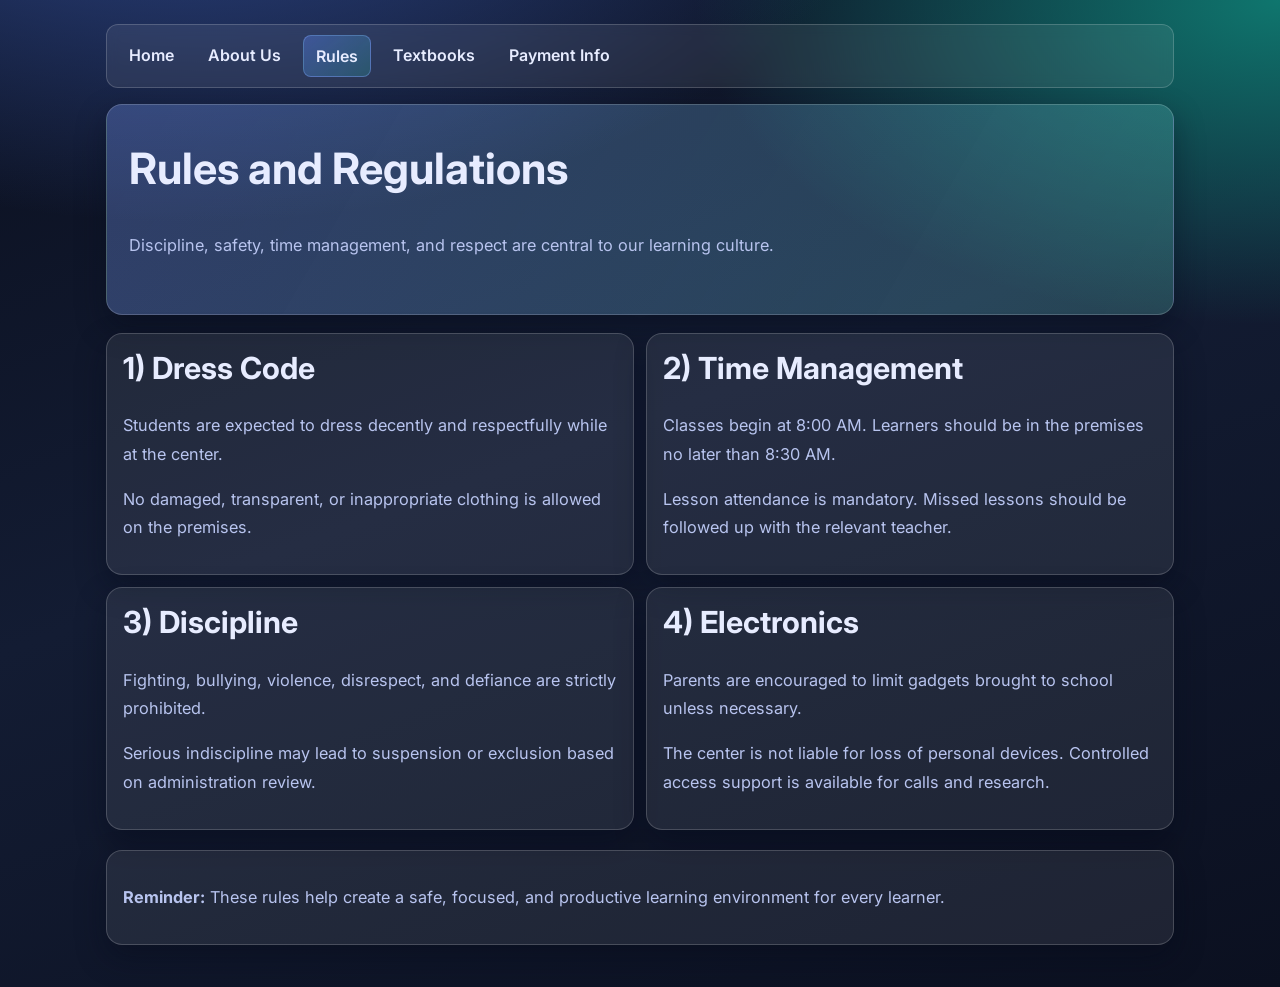
<file: Rules.html>
<!DOCTYPE html>
<html lang="en">
<head>
  <title>Rules | Pinnacle Educational Consultants</title>
  <meta charset="UTF-8">
  <meta name="viewport" content="width=device-width, initial-scale=1.0">
  <meta name="description" content="Rules and regulations for Pinnacle Educational Consultants.">
  <meta name="keywords" content="pinnacle, rules, regulations, education">
  <meta name="author" content="ADRIAN ASASIRA">
  <link rel="icon" type="image/png" href="logo.png">
  <link rel="preconnect" href="https://fonts.googleapis.com">
  <link rel="preconnect" href="https://fonts.gstatic.com" crossorigin>
  <link href="https://fonts.googleapis.com/css2?family=Inter:wght@400;600;700;800&display=swap" rel="stylesheet">
  <link rel="stylesheet" href="styles.css">
</head>
<body>
  <main class="site-shell">
    <nav class="top-nav">
      <a href="index.html">Home</a>
      <a href="About us.html">About Us</a>
      <a href="Rules.html">Rules</a>
      <a href="Textbooks.html">Textbooks</a>
      <a href="Payments.html">Payment Info</a>
    </nav>

    <section class="hero-card">
      <h1>Rules and Regulations</h1>
      <p class="muted">Discipline, safety, time management, and respect are central to our learning culture.</p>
    </section>

    <section class="grid-2">
      <article class="panel">
        <h2>1) Dress Code</h2>
        <p>Students are expected to dress decently and respectfully while at the center.</p>
        <p>No damaged, transparent, or inappropriate clothing is allowed on the premises.</p>
      </article>

      <article class="panel">
        <h2>2) Time Management</h2>
        <p>Classes begin at 8:00 AM. Learners should be in the premises no later than 8:30 AM.</p>
        <p>Lesson attendance is mandatory. Missed lessons should be followed up with the relevant teacher.</p>
      </article>
    </section>

    <section class="grid-2" style="margin-top: 12px;">
      <article class="panel">
        <h2>3) Discipline</h2>
        <p>Fighting, bullying, violence, disrespect, and defiance are strictly prohibited.</p>
        <p>Serious indiscipline may lead to suspension or exclusion based on administration review.</p>
      </article>

      <article class="panel">
        <h2>4) Electronics</h2>
        <p>Parents are encouraged to limit gadgets brought to school unless necessary.</p>
        <p>The center is not liable for loss of personal devices. Controlled access support is available for calls and research.</p>
      </article>
    </section>

    <section class="contact-panel">
      <p><strong>Reminder:</strong> These rules help create a safe, focused, and productive learning environment for every learner.</p>
    </section>
  </main>
  <script src="home.js"></script>
</body>
</html>
</file>
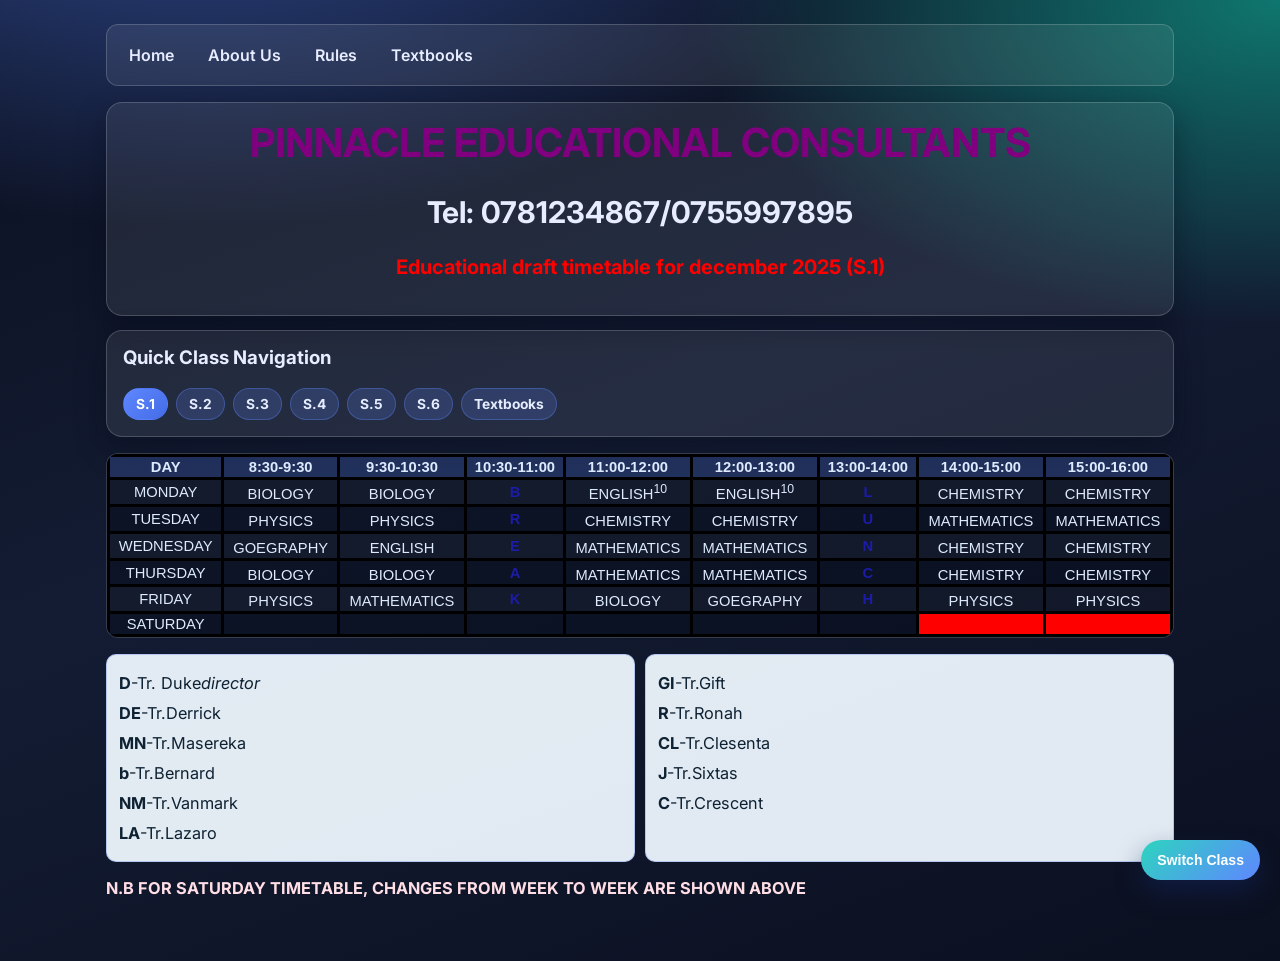
<file: S.1.html>
<!DOCTYPE html>
<html lang="en">
    <head>
        <title>S.1 timetable</title>
        <meta charset="UTF-8">
        <meta name="viewport" content="width=device-width, initial-scale=1.0">
        <meta name="description" content="Senior 1 timetable for Pinnacle Educational Consultants.">
        <meta name="keywords" content="pinnacle, S1 timetable, education">
        <meta name="author" content="ADRIAN ASASIRA">
        <link rel="icon" type="image/png" href="logo.png">
        <link rel="preconnect" href="https://fonts.googleapis.com">
        <link rel="preconnect" href="https://fonts.gstatic.com" crossorigin>
        <link href="https://fonts.googleapis.com/css2?family=Inter:wght@400;600;700;800&display=swap" rel="stylesheet">
        <link rel="stylesheet" href="styles.css">
    </head>
    <style>
        .grid-container {
            grid-template-columns: 2fr 2fr;
            display: grid;
            gap: 20px;
        }
        table {
            font-family: Verdana, Geneva, Tahoma, sans-serif;
            border-collapse: collapse;
            width: 100%;
            height: 100px;
        }
        td, th {
            border: 3px solid black;
            text-align: center;
            padding: 2px;
        }
    </style>
    <body>
        <main class="site-shell">
        <nav class="top-nav">
            <a href="index.html">Home</a>
            <a href="About us.html">About Us</a>
            <a href="Rules.html">Rules</a>
            <a href="Textbooks.html">Textbooks</a>
        </nav>
        <div class="panel">
            <h1 style="text-align: center; color: purple; font-size: 40px;">PINNACLE EDUCATIONAL CONSULTANTS</h1>
            <h2 style="text-align: center; font-size: 30px;"><b>Tel: 0781234867/0755997895</b></h2>
            <h3 style="color: red; text-align: center; font-size: 20px;">Educational draft timetable for december 2025 (S.1)</h3>
        </div>
        <section class="panel quick-actions">
            <h3>Quick Class Navigation</h3>
            <div class="class-links">
                <a class="class-chip active" href="S.1.html">S.1</a>
                <a class="class-chip" href="S.2.html">S.2</a>
                <a class="class-chip" href="S.3.html">S.3</a>
                <a class="class-chip" href="S.4.html">S.4</a>
                <a class="class-chip" href="S.5.html">S.5</a>
                <a class="class-chip" href="S.6.html">S.6</a>
                <a class="class-chip" href="Textbooks.html">Textbooks</a>
            </div>
        </section>
        <div class="table-wrap">
        <table>
            <tr>
                <th>DAY</th>
                <th>8:30-9:30</th>
                <th>9:30-10:30</th>
                <th>10:30-11:00</th>
                <th>11:00-12:00</th>
                <th>12:00-13:00</th>
                <th>13:00-14:00</th>
                <th>14:00-15:00</th>
                <th>15:00-16:00</th>
            </tr>
            <tr>
                <td>MONDAY</td>
                <td>BIOLOGY<sup></sup></td>
                <td>BIOLOGY<sup></sup></td>
                <td style="color: rgb(28, 28, 167);"><b>B</b></td>
                <td>ENGLISH<sup>10</sup></td>
                <td>ENGLISH<sup>10</sup></td>
                <td style="color: rgb(28, 28, 167);"><b>L</b></td>
                <td>CHEMISTRY<sup></sup></td>
                <td>CHEMISTRY<sup></sup></td>
            </tr>
            <tr>
                <td>TUESDAY</td>
                <td>PHYSICS<sup></sup></td>
                <td>PHYSICS<sup></sup></td>
                <td style="color: rgb(28, 28, 167);"><b>R</b></td>
                <td>CHEMISTRY<sup></sup></td>
                <td>CHEMISTRY<sup></sup></td>
                <td style="color: rgb(28, 28, 167);"><b>U</b></td>
                <td>MATHEMATICS<sup></sup></td>
                <td>MATHEMATICS<sup></sup></td>
            </tr>
            <tr>
                <td>WEDNESDAY</td>
                <td>GOEGRAPHY<sup></sup></td>
                <td>ENGLISH<sup></sup></td>
                <td style="color: rgb(28, 28, 167);"><b>E</b></td>
                <td>MATHEMATICS<sup></sup></td>
                <td>MATHEMATICS<sup></sup></td>
                <td style="color: rgb(28, 28, 167);"><b>N</b></td>
                <td>CHEMISTRY<sup></sup></td>
                <td>CHEMISTRY<sup></sup></td>
            </tr>
            <tr>
                <td>THURSDAY</td>
                <td>BIOLOGY<sup></sup></td>
                <td>BIOLOGY<sup></sup></td>
                <td style="color: rgb(28, 28, 167);"><b>A</b></td>
                <td>MATHEMATICS<sup></sup></td>
                <td>MATHEMATICS<sup></sup></td>
                <td style="color: rgb(28, 28, 167);"><b>C</b></td>
                <td>CHEMISTRY<sup></sup></td>
                <td>CHEMISTRY<sup></sup></td>
            </tr>
            <tr>
                <td>FRIDAY</td>
                <td>PHYSICS<sup></sup></td>
                <td>MATHEMATICS<sup></sup></td>
                <td style="color: rgb(28, 28, 167);"><b>K</b></td>
                <td>BIOLOGY<sup></sup></td>
                <td>GOEGRAPHY<sup></sup></td>
                <td style="color: rgb(28, 28, 167);"><b>H</b></td>
                <td>PHYSICS<sup></sup></td>
                <td>PHYSICS<sup></sup></td>
            </tr>
            <tr>
                <td>SATURDAY</td>
                <td></td>
                <td></td>
                <td></td>
                <td></td>
                <td></td>
                <td></td>
                <td style="background-color: red;"></td>
                <td style="background-color: red;"></td>
            </tr>
        </table>
        </div>
        <div class="legend-grid">
            <div class="legend-card">
                <p><b>D</b>-Tr. Duke<em>director</em></p>
                <p><b>DE</b>-Tr.Derrick</p>
                <p><b>MN</b>-Tr.Masereka</p>
                <p><b>b</b>-Tr.Bernard</p>
                <p><b>NM</b>-Tr.Vanmark</p>
                <p><b>LA</b>-Tr.Lazaro</p>
            </div>
            <div class="legend-card">
                <p><b>GI</b>-Tr.Gift</p>
                <p><b>R</b>-Tr.Ronah</p>
                <p><b>CL</b>-Tr.Clesenta</p>
                <p><b>J</b>-Tr.Sixtas</p>
                <p><b>C</b>-Tr.Crescent</p>
            </div>
        </div>
        <p class="notice"><b>N.B</b> FOR SATURDAY TIMETABLE, CHANGES FROM WEEK TO WEEK ARE SHOWN ABOVE</p>
        <div class="floating-switcher" id="floatingSwitcher">
            <button class="fab-btn" id="fabButton" type="button">Switch Class</button>
            <div class="floating-menu">
                <a href="S.1.html">Open S.1</a>
                <a href="S.2.html">Open S.2</a>
                <a href="S.3.html">Open S.3</a>
                <a href="S.4.html">Open S.4</a>
                <a href="S.5.html">Open S.5</a>
                <a href="S.6.html">Open S.6</a>
                <a href="Textbooks.html">Textbooks</a>
            </div>
        </div>
        </main>
        <script>
            const switcher = document.getElementById("floatingSwitcher");
            const fabButton = document.getElementById("fabButton");
            fabButton.addEventListener("click", function () {
                switcher.classList.toggle("open");
            });
            document.addEventListener("click", function (event) {
                if (!switcher.contains(event.target)) {
                    switcher.classList.remove("open");
                }
            });
        </script>
        <script src="home.js"></script>
    </body>
</html>
</file>
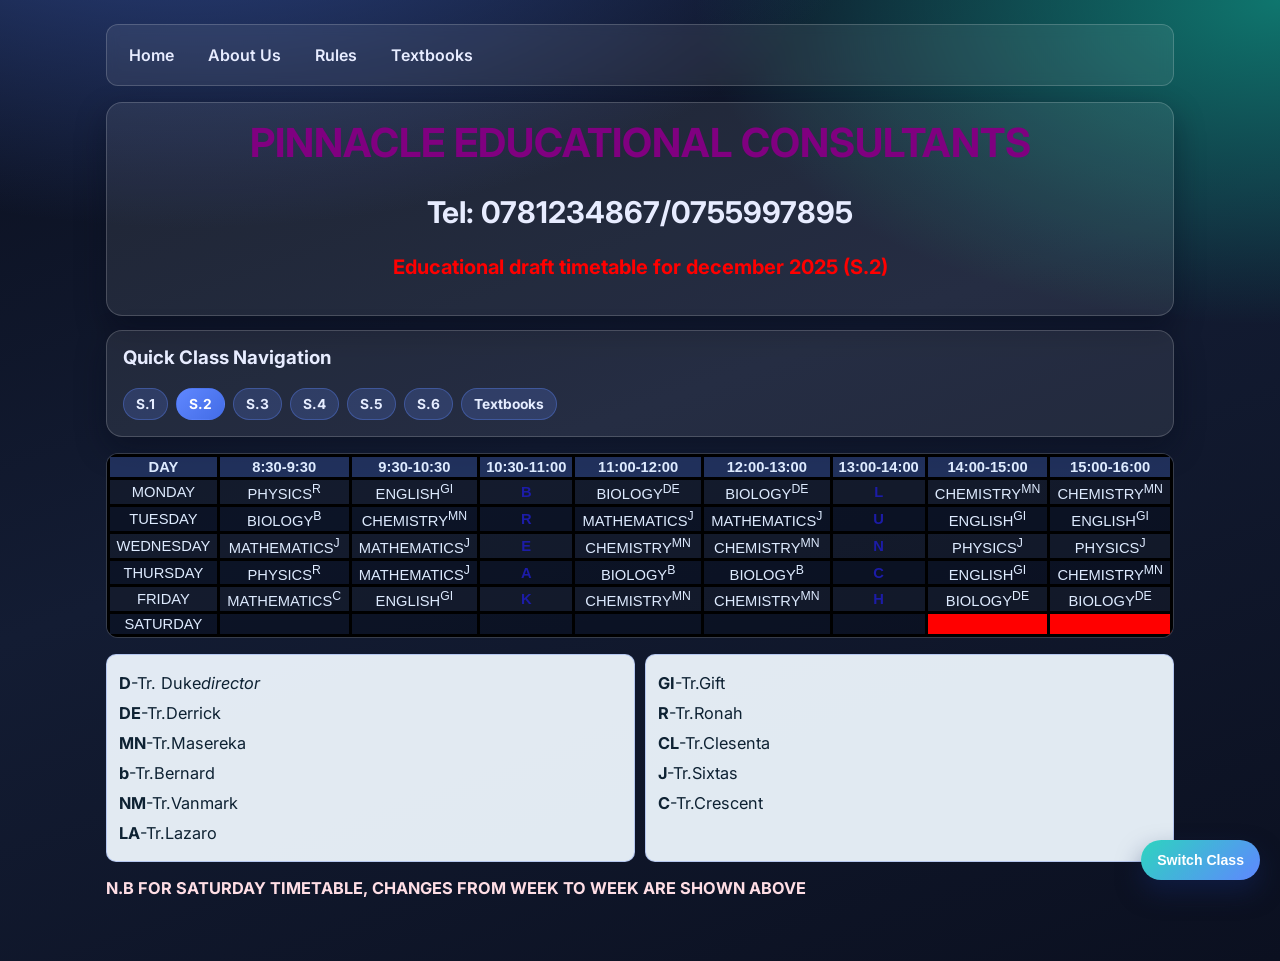
<file: S.2.html>
<!DOCTYPE html>
<html lang="en">
    <head>
        <title>S.2 timetable</title>
        <meta charset="UTF-8">
        <meta name="viewport" content="width=device-width, initial-scale=1.0">
        <meta name="description" content="Senior 2 timetable for Pinnacle Educational Consultants.">
        <meta name="keywords" content="pinnacle, S2 timetable, education">
        <meta name="author" content="ADRIAN ASASIRA">
        <link rel="icon" type="image/png" href="logo.png">
        <link rel="preconnect" href="https://fonts.googleapis.com">
        <link rel="preconnect" href="https://fonts.gstatic.com" crossorigin>
        <link href="https://fonts.googleapis.com/css2?family=Inter:wght@400;600;700;800&display=swap" rel="stylesheet">
        <link rel="stylesheet" href="styles.css">
    </head>
    <style>
        .grid-container {
            grid-template-columns: 2fr 2fr;
            display: grid;
            gap: 20px;
        }
        table {
            font-family: Verdana, Geneva, Tahoma, sans-serif;
            border-collapse: collapse;
            width: 100%;
            height: 100px;
        }
        td, th {
            border: 3px solid black;
            text-align: center;
            padding: 2px;
        }
    </style>
    <body>
        <main class="site-shell">
        <nav class="top-nav">
            <a href="index.html">Home</a>
            <a href="About us.html">About Us</a>
            <a href="Rules.html">Rules</a>
            <a href="Textbooks.html">Textbooks</a>
        </nav>
        <div class="panel">
            <h1 style="text-align: center; color: purple; font-size: 40px;">PINNACLE EDUCATIONAL CONSULTANTS</h1>
            <h2 style="text-align: center; font-size: 30px;"><b>Tel: 0781234867/0755997895</b></h2>
            <h3 style="color: red; text-align: center; font-size: 20px;">Educational draft timetable for december 2025 (S.2)</h3>
        </div>
        <section class="panel quick-actions">
            <h3>Quick Class Navigation</h3>
            <div class="class-links">
                <a class="class-chip" href="S.1.html">S.1</a>
                <a class="class-chip active" href="S.2.html">S.2</a>
                <a class="class-chip" href="S.3.html">S.3</a>
                <a class="class-chip" href="S.4.html">S.4</a>
                <a class="class-chip" href="S.5.html">S.5</a>
                <a class="class-chip" href="S.6.html">S.6</a>
                <a class="class-chip" href="Textbooks.html">Textbooks</a>
            </div>
        </section>
        <div class="table-wrap">
        <table>
            <tr>
                <th>DAY</th>
                <th>8:30-9:30</th>
                <th>9:30-10:30</th>
                <th>10:30-11:00</th>
                <th>11:00-12:00</th>
                <th>12:00-13:00</th>
                <th>13:00-14:00</th>
                <th>14:00-15:00</th>
                <th>15:00-16:00</th>
            </tr>
            <tr>
                <td>MONDAY</td>
                <td>PHYSICS<sup>R</sup></td>
                <td>ENGLISH<sup>GI</sup></td>
                <td style="color: rgb(28, 28, 167);"><b>B</b></td>
                <td>BIOLOGY<sup>DE</sup></td>
                <td>BIOLOGY<sup>DE</sup></td>
                <td style="color: rgb(28, 28, 167);"><b>L</b></td>
                <td>CHEMISTRY<sup>MN</sup></td>
                <td>CHEMISTRY<sup>MN</sup></td>
            </tr>
            <tr>
                <td>TUESDAY</td>
                <td>BIOLOGY<sup>B</sup></td>
                <td>CHEMISTRY<sup>MN</sup></td>
                <td style="color: rgb(28, 28, 167);"><b>R</b></td>
                <td>MATHEMATICS<sup>J</sup></td>
                <td>MATHEMATICS<sup>J</sup></td>
                <td style="color: rgb(28, 28, 167);"><b>U</b></td>
                <td>ENGLISH<sup>GI</sup></td>
                <td>ENGLISH<sup>GI</sup></td>
            </tr>
            <tr>
                <td>WEDNESDAY</td>
                <td>MATHEMATICS<sup>J</sup></td>
                <td>MATHEMATICS<sup>J</sup></td>
                <td style="color: rgb(28, 28, 167);"><b>E</b></td>
                <td>CHEMISTRY<sup>MN</sup></td>
                <td>CHEMISTRY<sup>MN</sup></td>
                <td style="color: rgb(28, 28, 167);"><b>N</b></td>
                <td>PHYSICS<sup>J</sup></td>
                <td>PHYSICS<sup>J</sup></td>
            </tr>
            <tr>
                <td>THURSDAY</td>
                <td>PHYSICS<sup>R</sup></td>
                <td>MATHEMATICS<sup>J</sup></td>
                <td style="color: rgb(28, 28, 167);"><b>A</b></td>
                <td>BIOLOGY<sup>B</sup></td>
                <td>BIOLOGY<sup>B</sup></td>
                <td style="color: rgb(28, 28, 167);"><b>C</b></td>
                <td>ENGLISH<sup>GI</sup></td>
                <td>CHEMISTRY<sup>MN</sup></td>
            </tr>
            <tr>
                <td>FRIDAY</td>
                <td>MATHEMATICS<sup>C</sup></td>
                <td>ENGLISH<sup>GI</sup></td>
                <td style="color: rgb(28, 28, 167);"><b>K</b></td>
                <td>CHEMISTRY<sup>MN</sup></td>
                <td>CHEMISTRY<sup>MN</sup></td>
                <td style="color: rgb(28, 28, 167);"><b>H</b></td>
                <td>BIOLOGY<sup>DE</sup></td>
                <td>BIOLOGY<sup>DE</sup></td>
            </tr>
            <tr>
                <td>SATURDAY</td>
                <td></td>
                <td></td>
                <td></td>
                <td></td>
                <td></td>
                <td></td>
                <td style="background-color: red;"></td>
                <td style="background-color: red;"></td>
            </tr>
        </table>
        </div>
        <div class="legend-grid">
            <div class="legend-card">
               <p><b>D</b>-Tr. Duke<em>director</em></p>
                <p><b>DE</b>-Tr.Derrick</p>
                <p><b>MN</b>-Tr.Masereka</p>
                <p><b>b</b>-Tr.Bernard</p>
                <p><b>NM</b>-Tr.Vanmark</p>
                <p><b>LA</b>-Tr.Lazaro</p>
            </div>
            <div class="legend-card">
                <p><b>GI</b>-Tr.Gift</p>
                <p><b>R</b>-Tr.Ronah</p>
                <p><b>CL</b>-Tr.Clesenta</p>
                <p><b>J</b>-Tr.Sixtas</p>
                <p><b>C</b>-Tr.Crescent</p>
            </div>
        </div>
        <p class="notice"><b>N.B</b> FOR SATURDAY TIMETABLE, CHANGES FROM WEEK TO WEEK ARE SHOWN ABOVE</p>
        <div class="floating-switcher" id="floatingSwitcher">
            <button class="fab-btn" id="fabButton" type="button">Switch Class</button>
            <div class="floating-menu">
                <a href="S.1.html">Open S.1</a>
                <a href="S.2.html">Open S.2</a>
                <a href="S.3.html">Open S.3</a>
                <a href="S.4.html">Open S.4</a>
                <a href="S.5.html">Open S.5</a>
                <a href="S.6.html">Open S.6</a>
                <a href="Textbooks.html">Textbooks</a>
            </div>
        </div>
        </main>
        <script>
            const switcher = document.getElementById("floatingSwitcher");
            const fabButton = document.getElementById("fabButton");
            fabButton.addEventListener("click", function () {
                switcher.classList.toggle("open");
            });
            document.addEventListener("click", function (event) {
                if (!switcher.contains(event.target)) {
                    switcher.classList.remove("open");
                }
            });
        </script>
        <script src="home.js"></script>
    </body>
</html>
</file>
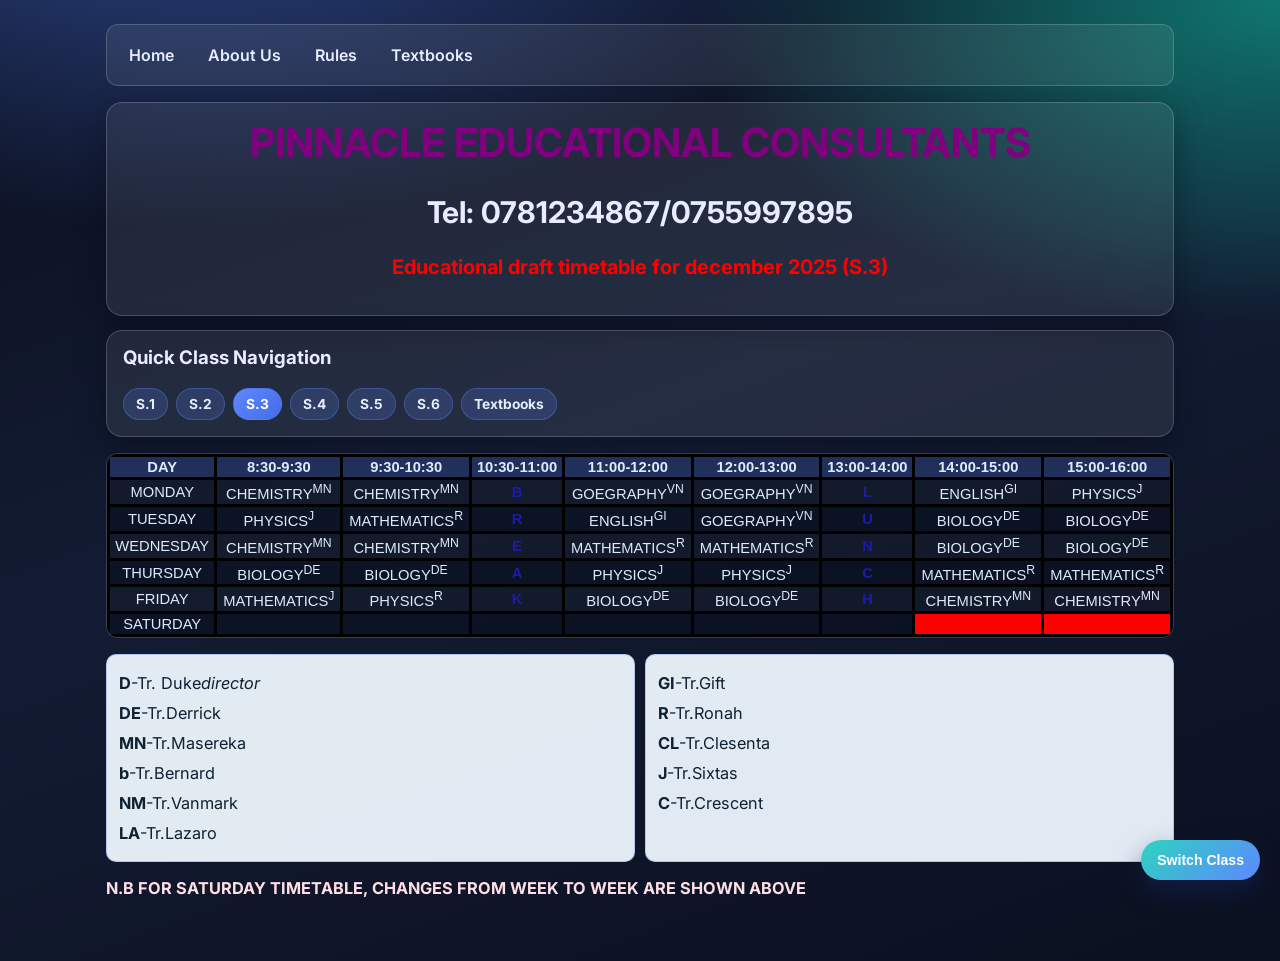
<file: S.3.html>
<!DOCTYPE html>
<html lang="en">
    <head>
        <title>S.3 timetable</title>
        <meta charset="UTF-8">
        <meta name="viewport" content="width=device-width, initial-scale=1.0">
        <meta name="description" content="Senior 3 timetable for Pinnacle Educational Consultants.">
        <meta name="keywords" content="pinnacle, S3 timetable, education">
        <meta name="author" content="ADRIAN ASASIRA">
        <link rel="icon" type="image/png" href="logo.png">
        <link rel="preconnect" href="https://fonts.googleapis.com">
        <link rel="preconnect" href="https://fonts.gstatic.com" crossorigin>
        <link href="https://fonts.googleapis.com/css2?family=Inter:wght@400;600;700;800&display=swap" rel="stylesheet">
        <link rel="stylesheet" href="styles.css">
    </head>
    <style>
        .grid-container {
            grid-template-columns: 2fr 2fr;
            display: grid;
            gap: 20px;
        }
        table {
            font-family: Verdana, Geneva, Tahoma, sans-serif;
            border-collapse: collapse;
            width: 100%;
            height: 100px;
        }
        td, th {
            border: 3px solid black;
            text-align: center;
            padding: 2px;
        }
    </style>
    <body>
        <main class="site-shell">
        <nav class="top-nav">
            <a href="index.html">Home</a>
            <a href="About us.html">About Us</a>
            <a href="Rules.html">Rules</a>
            <a href="Textbooks.html">Textbooks</a>
        </nav>
        <div class="panel">
            <h1 style="text-align: center; color: purple; font-size: 40px;">PINNACLE EDUCATIONAL CONSULTANTS</h1>
            <h2 style="text-align: center; font-size: 30px;"><b>Tel: 0781234867/0755997895</b></h2>
            <h3 style="color: red; text-align: center; font-size: 20px;">Educational draft timetable for december 2025 (S.3)</h3>
        </div>
        <section class="panel quick-actions">
            <h3>Quick Class Navigation</h3>
            <div class="class-links">
                <a class="class-chip" href="S.1.html">S.1</a>
                <a class="class-chip" href="S.2.html">S.2</a>
                <a class="class-chip active" href="S.3.html">S.3</a>
                <a class="class-chip" href="S.4.html">S.4</a>
                <a class="class-chip" href="S.5.html">S.5</a>
                <a class="class-chip" href="S.6.html">S.6</a>
                <a class="class-chip" href="Textbooks.html">Textbooks</a>
            </div>
        </section>
        <div class="table-wrap">
        <table>
            <tr>
                <th>DAY</th>
                <th>8:30-9:30</th>
                <th>9:30-10:30</th>
                <th>10:30-11:00</th>
                <th>11:00-12:00</th>
                <th>12:00-13:00</th>
                <th>13:00-14:00</th>
                <th>14:00-15:00</th>
                <th>15:00-16:00</th>
            </tr>
            <tr>
                <td>MONDAY</td>
                <td>CHEMISTRY<sup>MN</sup></td>
                <td>CHEMISTRY<sup>MN</sup></td>
                <td style="color: rgb(28, 28, 167);"><b>B</b></td>
                <td>GOEGRAPHY<sup>VN</sup></td>
                <td>GOEGRAPHY<sup>VN</sup></td>
                <td style="color: rgb(28, 28, 167);"><b>L</b></td>
                <td>ENGLISH<sup>GI</sup></td>
                <td>PHYSICS<sup>J</sup></td>
            </tr>
            <tr>
                <td>TUESDAY</td>
                <td>PHYSICS<sup>J</sup></td>
                <td>MATHEMATICS<sup>R</sup></td>
                <td style="color: rgb(28, 28, 167);"><b>R</b></td>
                <td>ENGLISH<sup>GI</sup></td>
                <td>GOEGRAPHY<sup>VN</sup></td>
                <td style="color: rgb(28, 28, 167);"><b>U</b></td>
                <td>BIOLOGY<sup>DE</sup></td>
                <td>BIOLOGY<sup>DE</sup></td>
            </tr>
            <tr>
                <td>WEDNESDAY</td>
                <td>CHEMISTRY<sup>MN</sup></td>
                <td>CHEMISTRY<sup>MN</sup></td>
                <td style="color: rgb(28, 28, 167);"><b>E</b></td>
                <td>MATHEMATICS<sup>R</sup></td>
                <td>MATHEMATICS<sup>R</sup></td>
                <td style="color: rgb(28, 28, 167);"><b>N</b></td>
                <td>BIOLOGY<sup>DE</sup></td>
                <td>BIOLOGY<sup>DE</sup></td>
            </tr>
            <tr>
                <td>THURSDAY</td>
                <td>BIOLOGY<sup>DE</sup></td>
                <td>BIOLOGY<sup>DE</sup></td>
                <td style="color: rgb(28, 28, 167);"><b>A</b></td>
                <td>PHYSICS<sup>J</sup></td>
                <td>PHYSICS<sup>J</sup></td>
                <td style="color: rgb(28, 28, 167);"><b>C</b></td>
                <td>MATHEMATICS<sup>R</sup></td>
                <td>MATHEMATICS<sup>R</sup></td>
            </tr>
            <tr>
                <td>FRIDAY</td>
                <td>MATHEMATICS<sup>J</sup></td>
                <td>PHYSICS<sup>R</sup></td>
                <td style="color: rgb(28, 28, 167);"><b>K</b></td>
                <td>BIOLOGY<sup>DE</sup></td>
                <td>BIOLOGY<sup>DE</sup></td>
                <td style="color: rgb(28, 28, 167);"><b>H</b></td>
                <td>CHEMISTRY<sup>MN</sup></td>
                <td>CHEMISTRY<sup>MN</sup></td>
            </tr>
            <tr>
                <td>SATURDAY</td>
                <td></td>
                <td></td>
                <td></td>
                <td></td>
                <td></td>
                <td></td>
                <td style="background-color: red;"></td>
                <td style="background-color: red;"></td>
            </tr>
        </table>
        </div>
        <div class="legend-grid">
            <div class="legend-card">
                <p><b>D</b>-Tr. Duke<em>director</em></p>
                <p><b>DE</b>-Tr.Derrick</p>
                <p><b>MN</b>-Tr.Masereka</p>
                <p><b>b</b>-Tr.Bernard</p>
                <p><b>NM</b>-Tr.Vanmark</p>
                <p><b>LA</b>-Tr.Lazaro</p>
            </div>
            <div class="legend-card">
                <p><b>GI</b>-Tr.Gift</p>
                <p><b>R</b>-Tr.Ronah</p>
                <p><b>CL</b>-Tr.Clesenta</p>
                <p><b>J</b>-Tr.Sixtas</p>
                <p><b>C</b>-Tr.Crescent</p>
            </div>
        </div>
        <p class="notice"><b>N.B</b> FOR SATURDAY TIMETABLE, CHANGES FROM WEEK TO WEEK ARE SHOWN ABOVE</p>
        <div class="floating-switcher" id="floatingSwitcher">
            <button class="fab-btn" id="fabButton" type="button">Switch Class</button>
            <div class="floating-menu">
                <a href="S.1.html">Open S.1</a>
                <a href="S.2.html">Open S.2</a>
                <a href="S.3.html">Open S.3</a>
                <a href="S.4.html">Open S.4</a>
                <a href="S.5.html">Open S.5</a>
                <a href="S.6.html">Open S.6</a>
                <a href="Textbooks.html">Textbooks</a>
            </div>
        </div>
        </main>
        <script>
            const switcher = document.getElementById("floatingSwitcher");
            const fabButton = document.getElementById("fabButton");
            fabButton.addEventListener("click", function () {
                switcher.classList.toggle("open");
            });
            document.addEventListener("click", function (event) {
                if (!switcher.contains(event.target)) {
                    switcher.classList.remove("open");
                }
            });
        </script>
        <script src="home.js"></script>
    </body>
</html>
</file>
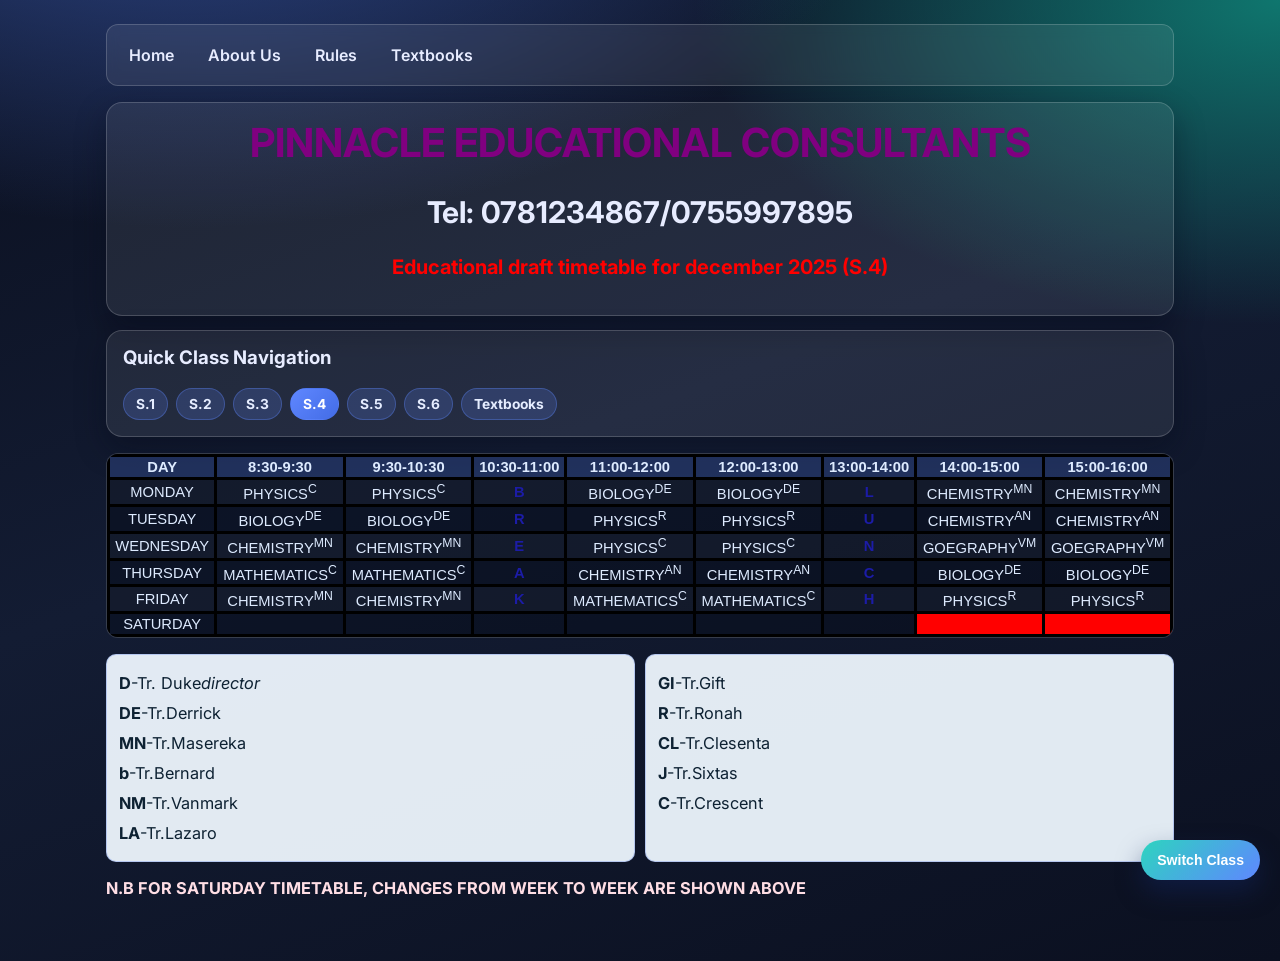
<file: S.4.html>
<!DOCTYPE html>
<html lang="en">
    <head>
        <title>S.4 timetable</title>
        <meta charset="UTF-8">
        <meta name="viewport" content="width=device-width, initial-scale=1.0">
        <meta name="description" content="Senior 4 timetable for Pinnacle Educational Consultants.">
        <meta name="keywords" content="pinnacle, S4 timetable, education">
        <meta name="author" content="ADRIAN ASASIRA">
        <link rel="icon" type="image/png" href="logo.png">
        <link rel="preconnect" href="https://fonts.googleapis.com">
        <link rel="preconnect" href="https://fonts.gstatic.com" crossorigin>
        <link href="https://fonts.googleapis.com/css2?family=Inter:wght@400;600;700;800&display=swap" rel="stylesheet">
        <link rel="stylesheet" href="styles.css">
    </head>
    <style>
        .grid-container {
            grid-template-columns: 2fr 2fr;
            display: grid;
            gap: 20px;
        }
        table {
            font-family: Verdana, Geneva, Tahoma, sans-serif;
            border-collapse: collapse;
            width: 100%;
            height: 100px;
        }
        td, th {
            border: 3px solid black;
            text-align: center;
            padding: 2px;
        }
    </style>
    <body>
        <main class="site-shell">
        <nav class="top-nav">
            <a href="index.html">Home</a>
            <a href="About us.html">About Us</a>
            <a href="Rules.html">Rules</a>
            <a href="Textbooks.html">Textbooks</a>
        </nav>
        <div class="panel">
            <h1 style="text-align: center; color: purple; font-size: 40px;">PINNACLE EDUCATIONAL CONSULTANTS</h1>
            <h2 style="text-align: center; font-size: 30px;"><b>Tel: 0781234867/0755997895</b></h2>
            <h3 style="color: red; text-align: center; font-size: 20px;">Educational draft timetable for december 2025 (S.4)</h3>
        </div>
        <section class="panel quick-actions">
            <h3>Quick Class Navigation</h3>
            <div class="class-links">
                <a class="class-chip" href="S.1.html">S.1</a>
                <a class="class-chip" href="S.2.html">S.2</a>
                <a class="class-chip" href="S.3.html">S.3</a>
                <a class="class-chip active" href="S.4.html">S.4</a>
                <a class="class-chip" href="S.5.html">S.5</a>
                <a class="class-chip" href="S.6.html">S.6</a>
                <a class="class-chip" href="Textbooks.html">Textbooks</a>
            </div>
        </section>
        <div class="table-wrap">
        <table>
            <tr>
                <th>DAY</th>
                <th>8:30-9:30</th>
                <th>9:30-10:30</th>
                <th>10:30-11:00</th>
                <th>11:00-12:00</th>
                <th>12:00-13:00</th>
                <th>13:00-14:00</th>
                <th>14:00-15:00</th>
                <th>15:00-16:00</th>
            </tr>
            <tr>
                <td>MONDAY</td>
                <td>PHYSICS<sup>C</sup></td>
                <td>PHYSICS<sup>C</sup></td>
                <td style="color: rgb(28, 28, 167);"><b>B</b></td>
                <td>BIOLOGY<sup>DE</sup></td>
                <td>BIOLOGY<sup>DE</sup></td>
                <td style="color: rgb(28, 28, 167);"><b>L</b></td>
                <td>CHEMISTRY<sup>MN</sup></td>
                <td>CHEMISTRY<sup>MN</sup></td>
            </tr>
            <tr>
                <td>TUESDAY</td>
                <td>BIOLOGY<sup>DE</sup></td>
                <td>BIOLOGY<sup>DE</sup></td>
                <td style="color: rgb(28, 28, 167);"><b>R</b></td>
                <td>PHYSICS<sup>R</sup></td>
                <td>PHYSICS<sup>R</sup></td>
                <td style="color: rgb(28, 28, 167);"><b>U</b></td>
                <td>CHEMISTRY<sup>AN</sup></td>
                <td>CHEMISTRY<sup>AN</sup></td>
            </tr>
            <tr>
                <td>WEDNESDAY</td>
                <td>CHEMISTRY<sup>MN</sup></td>
                <td>CHEMISTRY<sup>MN</sup></td>
                <td style="color: rgb(28, 28, 167);"><b>E</b></td>
                <td>PHYSICS<sup>C</sup></td>
                <td>PHYSICS<sup>C</sup></td>
                <td style="color: rgb(28, 28, 167);"><b>N</b></td>
                <td>GOEGRAPHY<sup>VM</sup></td>
                <td>GOEGRAPHY<sup>VM</sup></td>
            </tr>
            <tr>
                <td>THURSDAY</td>
                <td>MATHEMATICS<sup>C</sup></td>
                <td>MATHEMATICS<sup>C</sup></td>
                <td style="color: rgb(28, 28, 167);"><b>A</b></td>
                <td>CHEMISTRY<sup>AN</sup></td>
                <td>CHEMISTRY<sup>AN</sup></td>
                <td style="color: rgb(28, 28, 167);"><b>C</b></td>
                <td>BIOLOGY<sup>DE</sup></td>
                <td>BIOLOGY<sup>DE</sup></td>
            </tr>
            <tr>
                <td>FRIDAY</td>
                <td>CHEMISTRY<sup>MN</sup></td>
                <td>CHEMISTRY<sup>MN</sup></td>
                <td style="color: rgb(28, 28, 167);"><b>K</b></td>
                <td>MATHEMATICS<sup>C</sup></td>
                <td>MATHEMATICS<sup>C</sup></td>
                <td style="color: rgb(28, 28, 167);"><b>H</b></td>
                <td>PHYSICS<sup>R</sup></td>
                <td>PHYSICS<sup>R</sup></td>
            </tr>
            <tr>
                <td>SATURDAY</td>
                <td></td>
                <td></td>
                <td></td>
                <td></td>
                <td></td>
                <td></td>
                <td style="background-color: red;"></td>
                <td style="background-color: red;"></td>
            </tr>
        </table>
        </div>
        <div class="legend-grid">
            <div class="legend-card">
                <p><b>D</b>-Tr. Duke<em>director</em></p>
                <p><b>DE</b>-Tr.Derrick</p>
                <p><b>MN</b>-Tr.Masereka</p>
                <p><b>b</b>-Tr.Bernard</p>
                <p><b>NM</b>-Tr.Vanmark</p>
                <p><b>LA</b>-Tr.Lazaro</p>
            </div>
            <div class="legend-card">
                <p><b>GI</b>-Tr.Gift</p>
                <p><b>R</b>-Tr.Ronah</p>
                <p><b>CL</b>-Tr.Clesenta</p>
                <p><b>J</b>-Tr.Sixtas</p>
                <p><b>C</b>-Tr.Crescent</p>
            </div>
        </div>
        <p class="notice"><b>N.B</b> FOR SATURDAY TIMETABLE, CHANGES FROM WEEK TO WEEK ARE SHOWN ABOVE</p>
        <div class="floating-switcher" id="floatingSwitcher">
            <button class="fab-btn" id="fabButton" type="button">Switch Class</button>
            <div class="floating-menu">
                <a href="S.1.html">Open S.1</a>
                <a href="S.2.html">Open S.2</a>
                <a href="S.3.html">Open S.3</a>
                <a href="S.4.html">Open S.4</a>
                <a href="S.5.html">Open S.5</a>
                <a href="S.6.html">Open S.6</a>
                <a href="Textbooks.html">Textbooks</a>
            </div>
        </div>
        </main>
        <script>
            const switcher = document.getElementById("floatingSwitcher");
            const fabButton = document.getElementById("fabButton");
            fabButton.addEventListener("click", function () {
                switcher.classList.toggle("open");
            });
            document.addEventListener("click", function (event) {
                if (!switcher.contains(event.target)) {
                    switcher.classList.remove("open");
                }
            });
        </script>
        <script src="home.js"></script>
    </body>
</html>
</file>
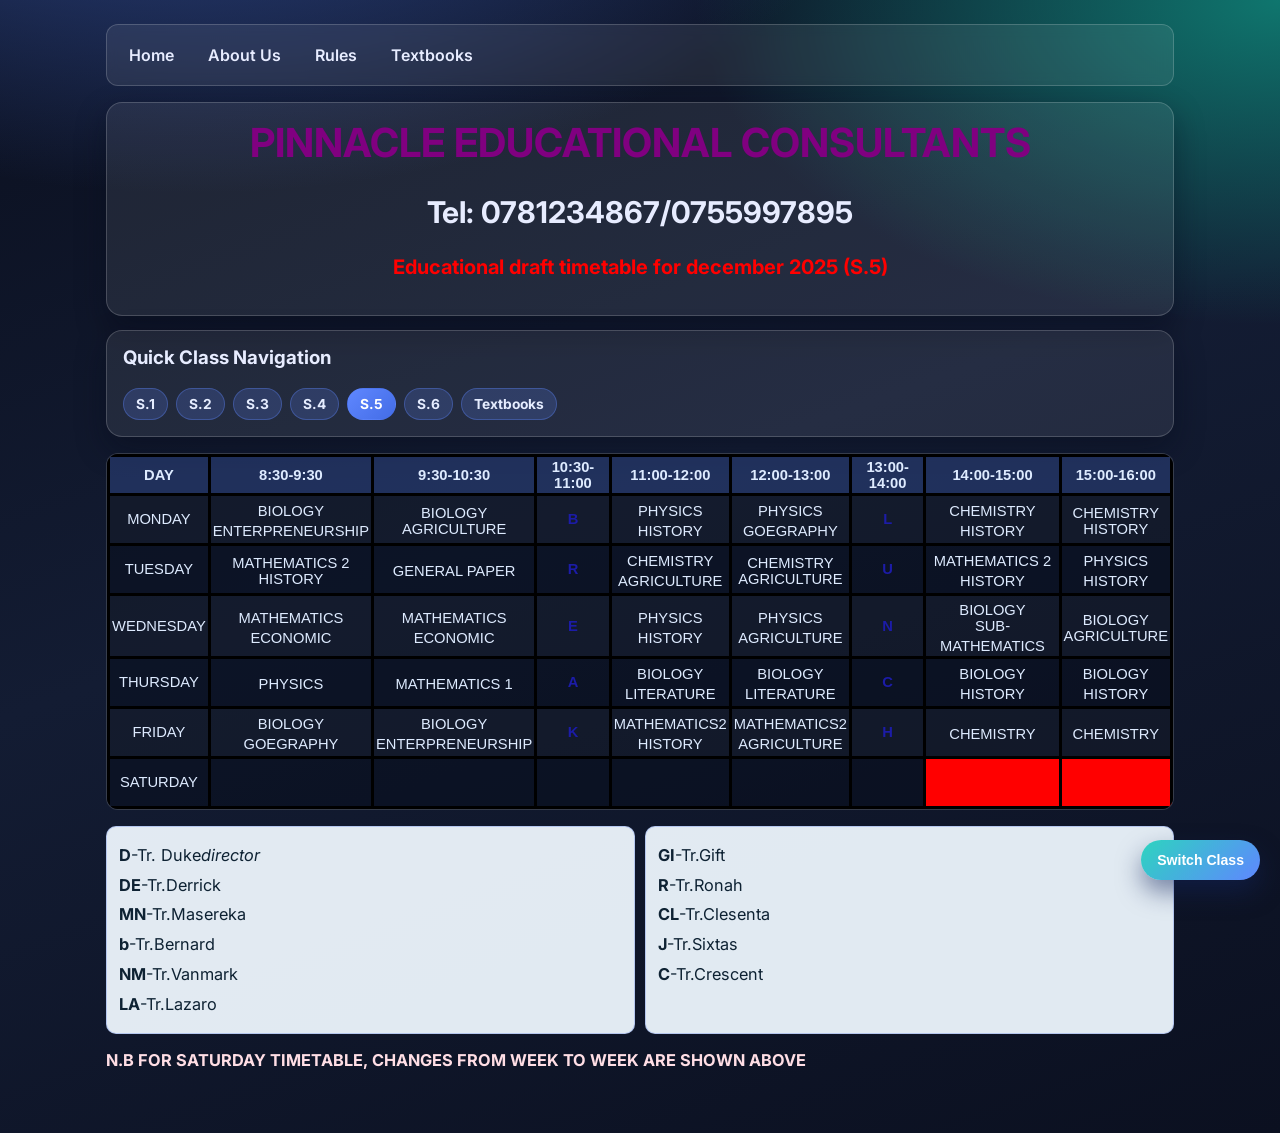
<file: S.5.html>
<!DOCTYPE html>
<html lang="en">
    <head>
        <title>S.5 timetable</title>
        <meta charset="UTF-8">
        <meta name="viewport" content="width=device-width, initial-scale=1.0">
        <meta name="description" content="Senior 5 timetable for Pinnacle Educational Consultants.">
        <meta name="keywords" content="pinnacle, S5 timetable, education">
        <meta name="author" content="ADRIAN ASASIRA">
        <link rel="icon" type="image/png" href="logo.png">
        <link rel="preconnect" href="https://fonts.googleapis.com">
        <link rel="preconnect" href="https://fonts.gstatic.com" crossorigin>
        <link href="https://fonts.googleapis.com/css2?family=Inter:wght@400;600;700;800&display=swap" rel="stylesheet">
        <link rel="stylesheet" href="styles.css">
    </head>
    <style>
        .grid-container {
            grid-template-columns: 2fr 2fr;
            display: grid;
            gap: 20px;
        }
        table {
            font-family: Verdana, Geneva, Tahoma, sans-serif;
            border-collapse: collapse;
            width: 100%;
            height: 100px;
        }
        td, th {
            border: 3px solid black;
            text-align: center;
            padding: 2px;
        }
    </style>
    <body>
        <main class="site-shell">
        <nav class="top-nav">
            <a href="index.html">Home</a>
            <a href="About us.html">About Us</a>
            <a href="Rules.html">Rules</a>
            <a href="Textbooks.html">Textbooks</a>
        </nav>
        <div class="panel">
            <h1 style="text-align: center; color: purple; font-size: 40px;">PINNACLE EDUCATIONAL CONSULTANTS</h1>
            <h2 style="text-align: center; font-size: 30px;"><b>Tel: 0781234867/0755997895</b></h2>
            <h3 style="color: red; text-align: center; font-size: 20px;">Educational draft timetable for december 2025 (S.5)</h3>
        </div>
        <section class="panel quick-actions">
            <h3>Quick Class Navigation</h3>
            <div class="class-links">
                <a class="class-chip" href="S.1.html">S.1</a>
                <a class="class-chip" href="S.2.html">S.2</a>
                <a class="class-chip" href="S.3.html">S.3</a>
                <a class="class-chip" href="S.4.html">S.4</a>
                <a class="class-chip active" href="S.5.html">S.5</a>
                <a class="class-chip" href="S.6.html">S.6</a>
                <a class="class-chip" href="Textbooks.html">Textbooks</a>
            </div>
        </section>
        <div class="table-wrap">
        <table>
            <tr>
                <th>DAY</th>
                <th>8:30-9:30</th>
                <th>9:30-10:30</th>
                <th>10:30-11:00</th>
                <th>11:00-12:00</th>
                <th>12:00-13:00</th>
                <th>13:00-14:00</th>
                <th>14:00-15:00</th>
                <th>15:00-16:00</th>
            </tr>
            <tr style="height: 50px;">
                <td>MONDAY</td>
                <td>BIOLOGY<sup></sup><br>ENTERPRENEURSHIP<sup></sup></td>
                <td>BIOLOGY<sup></sup><br>AGRICULTURE</td>
                <td style="color: rgb(28, 28, 167);"><b>B</b></td>
                <td>PHYSICS<sup></sup><br>HISTORY<sup></sup></td>
                <td>PHYSICS<sup></sup><br>GOEGRAPHY<sup></sup></td>
                <td style="color: rgb(28, 28, 167);"><b>L</b></td>
                <td>CHEMISTRY<sup></sup><br>HISTORY<sup></sup></td>
                <td>CHEMISTRY<sup></sup><br>HISTORY</td>
            </tr>
            <tr style="height: 50px;">
                <td>TUESDAY</td>
                <td>MATHEMATICS 2<sup></sup><br>HISTORY</td>
                <td>GENERAL PAPER<sup></sup></td>
                <td style="color: rgb(28, 28, 167);"><b>R</b></td>
                <td>CHEMISTRY<sup></sup><br>AGRICULTURE<sup></sup></td>
                <td>CHEMISTRY<sup></sup><br>AGRICULTURE</td>
                <td style="color: rgb(28, 28, 167);"><b>U</b></td>
                <td>MATHEMATICS 2<sup></sup><br>HISTORY<sup></sup></td>
                <td>PHYSICS<sup></sup><br>HISTORY<sup></sup></td>
            </tr>
            <tr style="height: 50px;">
                <td>WEDNESDAY</td>
                <td>MATHEMATICS<sup></sup><br>ECONOMIC<sup></sup></td>
                <td>MATHEMATICS<sup></sup><br>ECONOMIC<sup></sup></td>
                <td style="color: rgb(28, 28, 167);"><b>E</b></td>
                <td>PHYSICS<sup></sup><br>HISTORY<sup></sup></td>
                <td>PHYSICS<sup></sup><br>AGRICULTURE<sup></sup></td>
                <td style="color: rgb(28, 28, 167);"><b>N</b></td>
                <td>BIOLOGY<sup></sup><br>SUB-MATHEMATICS<sup></sup></td>
                <td>BIOLOGY<sup></sup><br>AGRICULTURE</td>
            </tr>
            <tr style="height: 50px;">
                <td>THURSDAY</td>
                <td>PHYSICS<sup></sup></td>
                <td>MATHEMATICS 1<sup></sup></td>
                <td style="color: rgb(28, 28, 167);"><b>A</b></td>
                <td>BIOLOGY<sup></sup><br>LITERATURE<sup></sup></td>
                <td>BIOLOGY<sup></sup><br>LITERATURE<sup></sup></td>
                <td style="color: rgb(28, 28, 167);"><b>C</b></td>
                <td>BIOLOGY<sup></sup><br>HISTORY<sup></sup></td>
                <td>BIOLOGY<sup></sup><br>HISTORY<sup></sup></td>
            </tr>
            <tr style="height: 50px;">
                <td>FRIDAY</td>
                <td>BIOLOGY<sup></sup><br>GOEGRAPHY<sup></sup></td>
                <td>BIOLOGY<sup></sup><br>ENTERPRENEURSHIP<sup></sup></td>
                <td style="color: rgb(28, 28, 167);"><b>K</b></td>
                <td>MATHEMATICS2<sup></sup><br>HISTORY<sup></sup></td>
                <td>MATHEMATICS2<sup></sup><br>AGRICULTURE<sup></sup></td>
                <td style="color: rgb(28, 28, 167);"><b>H</b></td>
                <td>CHEMISTRY<sup></sup></td>
                <td>CHEMISTRY<sup></sup></td>
            </tr>
            <tr style="height: 50px;">
                <td>SATURDAY</td>
                <td></td>
                <td></td>
                <td></td>
                <td></td>
                <td></td>
                <td></td>
                <td style="background-color: red;"></td>
                <td style="background-color: red;"></td>
            </tr>
        </table>
        </div>
        <div class="legend-grid">
            <div class="legend-card">
               <p><b>D</b>-Tr. Duke<em>director</em></p>
                <p><b>DE</b>-Tr.Derrick</p>
                <p><b>MN</b>-Tr.Masereka</p>
                <p><b>b</b>-Tr.Bernard</p>
                <p><b>NM</b>-Tr.Vanmark</p>
                <p><b>LA</b>-Tr.Lazaro</p>
            </div>
            <div class="legend-card">
                <p><b>GI</b>-Tr.Gift</p>
                <p><b>R</b>-Tr.Ronah</p>
                <p><b>CL</b>-Tr.Clesenta</p>
                <p><b>J</b>-Tr.Sixtas</p>
                <p><b>C</b>-Tr.Crescent</p>
            </div>
        </div>
        <p class="notice"><b>N.B</b> FOR SATURDAY TIMETABLE, CHANGES FROM WEEK TO WEEK ARE SHOWN ABOVE</p>
        <div class="floating-switcher" id="floatingSwitcher">
            <button class="fab-btn" id="fabButton" type="button">Switch Class</button>
            <div class="floating-menu">
                <a href="S.1.html">Open S.1</a>
                <a href="S.2.html">Open S.2</a>
                <a href="S.3.html">Open S.3</a>
                <a href="S.4.html">Open S.4</a>
                <a href="S.5.html">Open S.5</a>
                <a href="S.6.html">Open S.6</a>
                <a href="Textbooks.html">Textbooks</a>
            </div>
        </div>
        </main>
        <script>
            const switcher = document.getElementById("floatingSwitcher");
            const fabButton = document.getElementById("fabButton");
            fabButton.addEventListener("click", function () {
                switcher.classList.toggle("open");
            });
            document.addEventListener("click", function (event) {
                if (!switcher.contains(event.target)) {
                    switcher.classList.remove("open");
                }
            });
        </script>
        <script src="home.js"></script>
    </body>
</html>
</file>
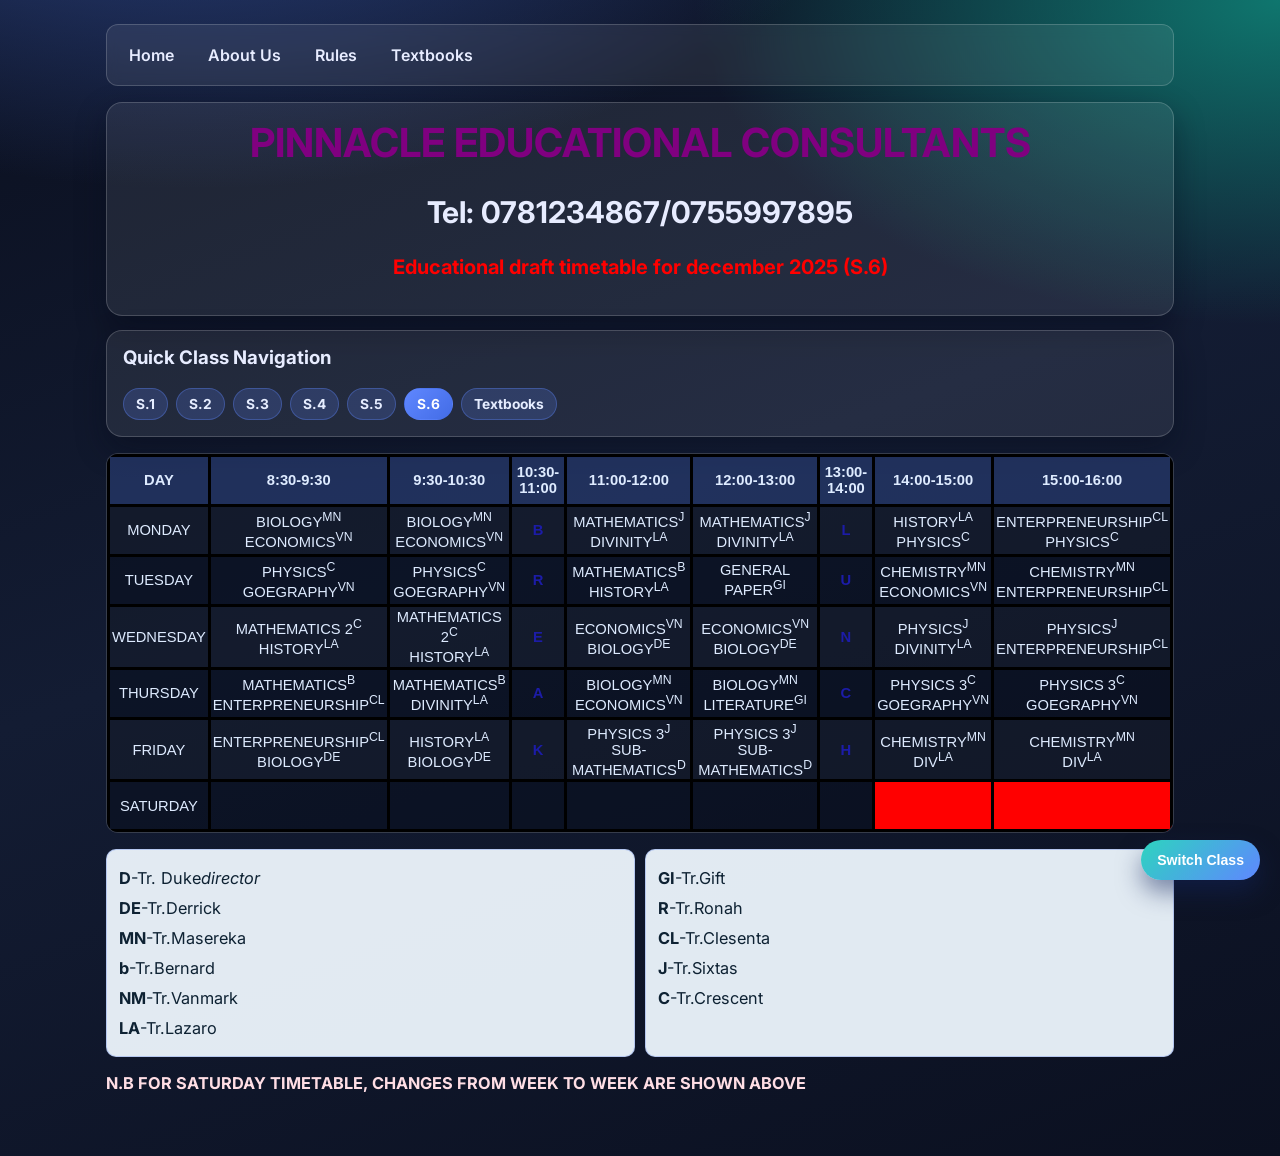
<file: S.6.html>
<!DOCTYPE html>
<html lang="en">
    <head>
        <title>S.6 timetable</title>
        <meta charset="UTF-8">
        <meta name="viewport" content="width=device-width, initial-scale=1.0">
        <meta name="description" content="Senior 6 timetable for Pinnacle Educational Consultants.">
        <meta name="keywords" content="pinnacle, S6 timetable, education">
        <meta name="author" content="ADRIAN ASASIRA">
        <link rel="icon" type="image/png" href="logo.png">
        <link rel="preconnect" href="https://fonts.googleapis.com">
        <link rel="preconnect" href="https://fonts.gstatic.com" crossorigin>
        <link href="https://fonts.googleapis.com/css2?family=Inter:wght@400;600;700;800&display=swap" rel="stylesheet">
        <link rel="stylesheet" href="styles.css">
    </head>
    <style>
        .grid-container {
            grid-template-columns: 2fr 2fr;
            display: grid;
            gap: 20px;
        }
        table {
            font-family: Verdana, Geneva, Tahoma, sans-serif;
            border-collapse: collapse;
            width: 100%;
            height: 100px;
        }
        td, th {
            border: 3px solid black;
            text-align: center;
            padding: 2px;
        }
    </style>
    <body>
        <main class="site-shell">
        <nav class="top-nav">
            <a href="index.html">Home</a>
            <a href="About us.html">About Us</a>
            <a href="Rules.html">Rules</a>
            <a href="Textbooks.html">Textbooks</a>
        </nav>
        <div class="panel">
            <h1 style="text-align: center; color: purple; font-size: 40px;">PINNACLE EDUCATIONAL CONSULTANTS</h1>
            <h2 style="text-align: center; font-size: 30px;"><b>Tel: 0781234867/0755997895</b></h2>
            <h3 style="color: red; text-align: center; font-size: 20px;">Educational draft timetable for december 2025 (S.6)</h3>
        </div>
        <section class="panel quick-actions">
            <h3>Quick Class Navigation</h3>
            <div class="class-links">
                <a class="class-chip" href="S.1.html">S.1</a>
                <a class="class-chip" href="S.2.html">S.2</a>
                <a class="class-chip" href="S.3.html">S.3</a>
                <a class="class-chip" href="S.4.html">S.4</a>
                <a class="class-chip" href="S.5.html">S.5</a>
                <a class="class-chip active" href="S.6.html">S.6</a>
                <a class="class-chip" href="Textbooks.html">Textbooks</a>
            </div>
        </section>
        <div class="table-wrap">
        <table>
            <tr style="height: 50px;">
                <th>DAY</th>
                <th>8:30-9:30</th>
                <th>9:30-10:30</th>
                <th>10:30-11:00</th>
                <th>11:00-12:00</th>
                <th>12:00-13:00</th>
                <th>13:00-14:00</th>
                <th>14:00-15:00</th>
                <th>15:00-16:00</th>
            </tr>
            <tr style="height: 50px;">
                <td>MONDAY</td>
                <td>BIOLOGY<sup>MN</sup><br>ECONOMICS<sup>VN</sup></td>
                <td>BIOLOGY<sup>MN</sup><br>ECONOMICS<sup>VN</sup></td>
                <td style="color: rgb(28, 28, 167);"><b>B</b></td>
                <td>MATHEMATICS<sup>J</sup><br>DIVINITY<sup>LA</sup></td>
                <td>MATHEMATICS<sup>J</sup><br>DIVINITY<sup>LA</sup></td>
                <td style="color: rgb(28, 28, 167);"><b>L</b></td>
                <td>HISTORY<sup>LA</sup><br>PHYSICS<sup>C</sup></td>
                <td>ENTERPRENEURSHIP<sup>CL</sup><br>PHYSICS<sup>C</sup></td>
            </tr>
            <tr style="height: 50px;">
                <td>TUESDAY</td>
                <td>PHYSICS<sup>C</sup><br>GOEGRAPHY<sup>VN</sup></td>
                <td>PHYSICS<sup>C</sup><br>GOEGRAPHY<sup>VN</sup></td>
                <td style="color: rgb(28, 28, 167);"><b>R</b></td>
                <td>MATHEMATICS<sup>B</sup><br>HISTORY<sup>LA</sup></td>
                <td>GENERAL PAPER<sup>GI</sup></td>
                <td style="color: rgb(28, 28, 167);"><b>U</b></td>
                <td>CHEMISTRY<sup>MN</sup><br>ECONOMICS<sup>VN</sup></td>
                <td>CHEMISTRY<sup>MN</sup><br>ENTERPRENEURSHIP<sup>CL</sup></td>
            </tr>
            <tr style="height: 50px;">
                <td>WEDNESDAY</td>
                <td>MATHEMATICS 2<sup>C</sup><br>HISTORY<sup>LA</sup></td>
                <td>MATHEMATICS 2<sup>C</sup><br>HISTORY<sup>LA</sup></td>
                <td style="color: rgb(28, 28, 167);"><b>E</b></td>
                <td>ECONOMICS<sup>VN</sup><br>BIOLOGY<sup>DE</sup></td>
                <td>ECONOMICS<sup>VN</sup><br>BIOLOGY<sup>DE</sup></td>
                <td style="color: rgb(28, 28, 167);"><b>N</b></td>
                <td>PHYSICS<sup>J</sup><br>DIVINITY<sup>LA</sup></td>
                <td>PHYSICS<sup>J</sup><br>ENTERPRENEURSHIP<sup>CL</sup></td>
            </tr>
            <tr style="height: 50px;">
                <td>THURSDAY</td>
                <td>MATHEMATICS<sup>B</sup><br>ENTERPRENEURSHIP<sup>CL</sup></td>
                <td>MATHEMATICS<sup>B</sup><br>DIVINITY<sup>LA</sup></td>
                <td style="color: rgb(28, 28, 167);"><b>A</b></td>
                <td>BIOLOGY<sup>MN</sup><br>ECONOMICS<sup>VN</sup></td>
                <td>BIOLOGY<sup>MN</sup><br>LITERATURE<sup>GI</sup></td>
                <td style="color: rgb(28, 28, 167);"><b>C</b></td>
                <td>PHYSICS 3<sup>C</sup><br>GOEGRAPHY<sup>VN</sup></td>
                <td>PHYSICS 3<sup>C</sup><br>GOEGRAPHY<sup>VN</sup></td>
            </tr>
            <tr style="height: 50px;">
                <td>FRIDAY</td>
                <td>ENTERPRENEURSHIP<sup>CL</sup><br>BIOLOGY<sup>DE</sup></td>
                <td>HISTORY<sup>LA</sup><br>BIOLOGY<sup>DE</sup></td>
                <td style="color: rgb(28, 28, 167);"><b>K</b></td>
                <td>PHYSICS 3<sup>J</sup><br>SUB-MATHEMATICS<sup>D</sup></td>
                <td>PHYSICS 3<sup>J</sup><br>SUB-MATHEMATICS<sup>D</sup></td>
                <td style="color: rgb(28, 28, 167);"><b>H</b></td>
                <td>CHEMISTRY<sup>MN</sup><br>DIV<sup>LA</sup></td>
                <td>CHEMISTRY<sup>MN</sup><br>DIV<sup>LA</sup></td>
            </tr>
            <tr style="height: 50px;">
                <td>SATURDAY</td>
                <td></td>
                <td></td>
                <td></td>
                <td></td>
                <td></td>
                <td></td>
                <td style="background-color: red;"></td>
                <td style="background-color: red;"></td>
            </tr>
        </table>
        </div>
        <div class="legend-grid">
            <div class="legend-card">
                <p><b>D</b>-Tr. Duke<em>director</em></p>
                <p><b>DE</b>-Tr.Derrick</p>
                <p><b>MN</b>-Tr.Masereka</p>
                <p><b>b</b>-Tr.Bernard</p>
                <p><b>NM</b>-Tr.Vanmark</p>
                <p><b>LA</b>-Tr.Lazaro</p>
            </div>
            <div class="legend-card">
                <p><b>GI</b>-Tr.Gift</p>
                <p><b>R</b>-Tr.Ronah</p>
                <p><b>CL</b>-Tr.Clesenta</p>
                <p><b>J</b>-Tr.Sixtas</p>
                <p><b>C</b>-Tr.Crescent</p>
            </div>
        </div>
        <p class="notice"><b>N.B</b> FOR SATURDAY TIMETABLE, CHANGES FROM WEEK TO WEEK ARE SHOWN ABOVE</p>
        <div class="floating-switcher" id="floatingSwitcher">
            <button class="fab-btn" id="fabButton" type="button">Switch Class</button>
            <div class="floating-menu">
                <a href="S.1.html">Open S.1</a>
                <a href="S.2.html">Open S.2</a>
                <a href="S.3.html">Open S.3</a>
                <a href="S.4.html">Open S.4</a>
                <a href="S.5.html">Open S.5</a>
                <a href="S.6.html">Open S.6</a>
                <a href="Textbooks.html">Textbooks</a>
            </div>
        </div>
        </main>
        <script>
            const switcher = document.getElementById("floatingSwitcher");
            const fabButton = document.getElementById("fabButton");
            fabButton.addEventListener("click", function () {
                switcher.classList.toggle("open");
            });
            document.addEventListener("click", function (event) {
                if (!switcher.contains(event.target)) {
                    switcher.classList.remove("open");
                }
            });
        </script>
        <script src="home.js"></script>
    </body>
</html>
</file>
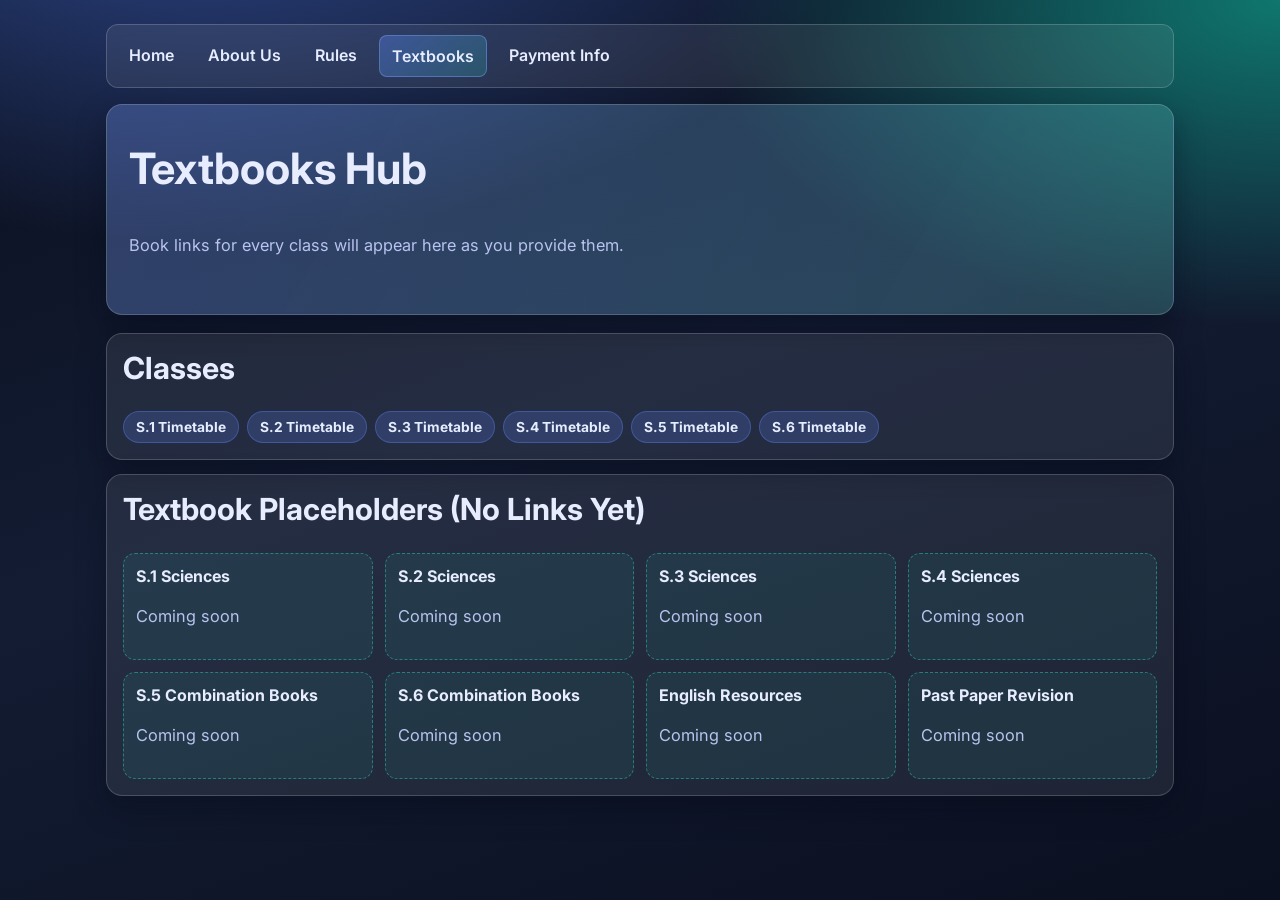
<file: Textbooks.html>
<!DOCTYPE html>
<html lang="en">
<head>
  <meta charset="UTF-8">
  <meta name="viewport" content="width=device-width, initial-scale=1.0">
  <meta name="description" content="Textbooks section for Pinnacle Educational Consultants.">
  <title>Textbooks | Pinnacle Educational Consultants</title>
  <link rel="icon" type="image/png" href="logo.png">
  <link rel="preconnect" href="https://fonts.googleapis.com">
  <link rel="preconnect" href="https://fonts.gstatic.com" crossorigin>
  <link href="https://fonts.googleapis.com/css2?family=Inter:wght@400;600;700;800&display=swap" rel="stylesheet">
  <link rel="stylesheet" href="styles.css">
</head>
<body>
  <main class="site-shell">
    <nav class="top-nav">
      <a href="index.html">Home</a>
      <a href="About us.html">About Us</a>
      <a href="Rules.html">Rules</a>
      <a href="Textbooks.html">Textbooks</a>
      <a href="Payments.html">Payment Info</a>
    </nav>

    <section class="hero-card">
      <h1>Textbooks Hub</h1>
      <p class="muted">Book links for every class will appear here as you provide them.</p>
    </section>

    <section class="panel">
      <h2>Classes</h2>
      <div class="class-links">
        <a class="class-chip" href="S.1.html">S.1 Timetable</a>
        <a class="class-chip" href="S.2.html">S.2 Timetable</a>
        <a class="class-chip" href="S.3.html">S.3 Timetable</a>
        <a class="class-chip" href="S.4.html">S.4 Timetable</a>
        <a class="class-chip" href="S.5.html">S.5 Timetable</a>
        <a class="class-chip" href="S.6.html">S.6 Timetable</a>
      </div>
    </section>

    <section class="panel" style="margin-top: 14px;">
      <h2>Textbook Placeholders (No Links Yet)</h2>
      <div class="coming-soon-list">
        <article class="book-card"><strong>S.1 Sciences</strong><p class="muted">Coming soon</p></article>
        <article class="book-card"><strong>S.2 Sciences</strong><p class="muted">Coming soon</p></article>
        <article class="book-card"><strong>S.3 Sciences</strong><p class="muted">Coming soon</p></article>
        <article class="book-card"><strong>S.4 Sciences</strong><p class="muted">Coming soon</p></article>
        <article class="book-card"><strong>S.5 Combination Books</strong><p class="muted">Coming soon</p></article>
        <article class="book-card"><strong>S.6 Combination Books</strong><p class="muted">Coming soon</p></article>
        <article class="book-card"><strong>English Resources</strong><p class="muted">Coming soon</p></article>
        <article class="book-card"><strong>Past Paper Revision</strong><p class="muted">Coming soon</p></article>
      </div>
    </section>
  </main>
  <script src="home.js"></script>
</body>
</html>
</file>
<file: styles.css>
:root {
  --bg: #0b1020;
  --bg-soft: #141d36;
  --surface: rgba(255, 255, 255, 0.08);
  --surface-strong: rgba(255, 255, 255, 0.13);
  --text: #e7ecff;
  --muted: #b8c4ef;
  --primary: #5f87ff;
  --primary-strong: #436ce6;
  --accent: #2dd4bf;
  --danger: #ff5d7a;
  --border: rgba(255, 255, 255, 0.18);
  --shadow: 0 12px 30px rgba(4, 9, 24, 0.4);
}

* {
  box-sizing: border-box;
}

body {
  margin: 0;
  color: var(--text);
  font-family: "Inter", "Segoe UI", Roboto, Arial, sans-serif;
  background:
    radial-gradient(1200px 700px at 15% -20%, #334f99 0%, rgba(51, 79, 153, 0) 60%),
    radial-gradient(900px 500px at 100% 0%, #0f766e 0%, rgba(15, 118, 110, 0) 65%),
    linear-gradient(160deg, #0b1020, #131c33 45%, #0b1020);
  min-height: 100vh;
}

body.home-page {
  background:
    linear-gradient(rgba(6, 12, 27, 0.76), rgba(6, 12, 27, 0.8)),
    url("logo.jpeg") center center / cover no-repeat fixed,
    url("logo.png") center center / cover no-repeat fixed,
    radial-gradient(1200px 700px at 15% -20%, #334f99 0%, rgba(51, 79, 153, 0) 60%),
    radial-gradient(900px 500px at 100% 0%, #0f766e 0%, rgba(15, 118, 110, 0) 65%),
    linear-gradient(160deg, #0b1020, #131c33 45%, #0b1020);
}

.site-shell {
  max-width: 1100px;
  margin: 0 auto;
  padding: 24px 16px 42px;
}

.top-nav {
  display: flex;
  flex-wrap: wrap;
  gap: 10px;
  padding: 10px;
  margin-bottom: 16px;
  border: 1px solid var(--border);
  border-radius: 12px;
  background: var(--surface);
  backdrop-filter: blur(6px);
}

.top-nav a {
  color: var(--text);
  text-decoration: none;
  padding: 10px 12px;
  border-radius: 8px;
  font-weight: 600;
}

.top-nav a:hover {
  background: var(--surface-strong);
}

.top-nav a.is-active {
  background: linear-gradient(135deg, rgba(95, 135, 255, 0.35), rgba(45, 212, 191, 0.2));
  border: 1px solid rgba(130, 170, 255, 0.38);
}

.hero-card,
.panel,
.contact-panel {
  border: 1px solid var(--border);
  background: var(--surface);
  border-radius: 16px;
  box-shadow: var(--shadow);
}

.hero-card {
  padding: 38px 22px;
  margin-bottom: 18px;
  background:
    linear-gradient(120deg, rgba(95, 135, 255, 0.25), rgba(45, 212, 191, 0.15)),
    var(--surface);
}

.hero-media {
  display: grid;
  grid-template-columns: minmax(0, 1.1fr) minmax(0, 0.9fr);
  gap: 16px;
  align-items: center;
}

.hero-media .hero-card {
  margin-bottom: 0;
}

.hero-foreground {
  border: 1px solid rgba(255, 255, 255, 0.28);
  border-radius: 16px;
  box-shadow: var(--shadow);
  background: linear-gradient(145deg, rgba(11, 16, 32, 0.58), rgba(20, 29, 54, 0.48));
  backdrop-filter: blur(6px);
  padding: 44px 22px;
  margin-bottom: 18px;
  text-align: center;
}

.hero-title-xl {
  margin: 0;
  text-transform: uppercase;
  letter-spacing: 0.04em;
  font-weight: 800;
  font-size: clamp(2rem, 7vw, 4.2rem);
  line-height: 1.05;
  color: #f4f7ff;
  text-shadow: 0 12px 30px rgba(1, 4, 12, 0.6);
}

.hero-subtitle {
  font-weight: 700;
  margin-top: 10px;
}

.feature-image-card {
  border: 1px solid var(--border);
  border-radius: 16px;
  overflow: hidden;
  position: relative;
  box-shadow: var(--shadow);
  min-height: 240px;
}

.feature-image-card img {
  width: 100%;
  height: 100%;
  object-fit: cover;
  display: block;
}

.feature-image-card::after {
  content: "";
  position: absolute;
  inset: 0;
  background: linear-gradient(170deg, rgba(11, 16, 32, 0.1), rgba(11, 16, 32, 0.55));
  pointer-events: none;
}

.image-caption {
  position: absolute;
  left: 14px;
  right: 14px;
  bottom: 12px;
  margin: 0;
  color: #f2f6ff;
  font-weight: 600;
  font-size: 0.92rem;
  line-height: 1.35;
  z-index: 1;
}

h1,
h2,
h3 {
  margin-top: 0;
  line-height: 1.2;
}

h1 {
  font-size: clamp(1.9rem, 4vw, 2.7rem);
}

h2 {
  font-size: clamp(1.35rem, 2.8vw, 1.9rem);
}

p {
  color: var(--muted);
  line-height: 1.75;
  font-size: 1.02rem;
}

.muted {
  color: var(--muted);
}

.actions {
  display: flex;
  flex-wrap: wrap;
  gap: 10px;
  margin: 16px 0 22px;
}

.btn {
  border: 1px solid transparent;
  border-radius: 10px;
  padding: 11px 16px;
  font-size: 0.96rem;
  font-weight: 700;
  text-decoration: none;
  display: inline-block;
  cursor: pointer;
  transition: transform 0.15s ease, background 0.2s ease, border-color 0.2s ease;
}

.btn:hover {
  transform: translateY(-1px);
}

.btn-primary {
  background: linear-gradient(135deg, var(--primary), var(--primary-strong));
  color: #fff;
}

.btn-secondary {
  background: rgba(45, 212, 191, 0.16);
  color: #d7fffa;
  border-color: rgba(45, 212, 191, 0.32);
}

.btn-danger {
  background: rgba(255, 93, 122, 0.14);
  color: #ffdce3;
  border-color: rgba(255, 93, 122, 0.32);
}

.grid-2 {
  display: grid;
  grid-template-columns: repeat(auto-fit, minmax(230px, 1fr));
  gap: 12px;
}

.media-grid {
  display: grid;
  grid-template-columns: repeat(auto-fit, minmax(220px, 1fr));
  gap: 12px;
}

.media-card {
  border: 1px solid var(--border);
  border-radius: 14px;
  overflow: hidden;
  background: rgba(8, 14, 30, 0.58);
}

.media-card img {
  width: 100%;
  aspect-ratio: 4 / 3;
  object-fit: cover;
  display: block;
}

.media-card p {
  margin: 0;
  padding: 10px 12px 12px;
  font-size: 0.9rem;
  line-height: 1.5;
}

.panel {
  padding: 16px;
}

.dropdown {
  position: relative;
}

.dropdown-content {
  display: none;
  position: absolute;
  margin-top: 8px;
  min-width: 220px;
  z-index: 12;
  border: 1px solid var(--border);
  border-radius: 10px;
  background: #111a32;
  overflow: hidden;
}

.dropdown-content a {
  display: block;
  padding: 10px 12px;
  color: #dce6ff;
  text-decoration: none;
  font-weight: 600;
}

.dropdown-content a:hover {
  background: rgba(95, 135, 255, 0.2);
}

.dropdown.show .dropdown-content {
  display: block;
}

.table-wrap {
  overflow-x: auto;
  margin: 16px 0;
  border: 1px solid var(--border);
  border-radius: 12px;
  background: rgba(7, 13, 26, 0.5);
}

table {
  width: 100%;
  border-collapse: collapse;
  min-width: 820px;
  color: #deebff;
  font-size: 0.92rem;
}

th,
td {
  border: 1px solid rgba(255, 255, 255, 0.16);
  padding: 8px 7px;
  text-align: center;
}

th {
  background: rgba(95, 135, 255, 0.25);
}

tr:nth-child(even) td {
  background: rgba(255, 255, 255, 0.03);
}

.contact-panel {
  margin-top: 20px;
  padding: 16px;
}

.site-footer {
  margin-top: 8px;
  font-size: 0.88rem;
  color: #c9d7ff;
}

.payment-section {
  margin-top: 20px;
}

.payment-link-line {
  margin-top: 10px;
}

.payment-inline-link {
  color: #79a7ff;
  text-decoration: none;
  font-weight: 700;
}

.payment-inline-link:hover {
  color: #a9c5ff;
  text-decoration: underline;
}

.payment-grid {
  display: grid;
  grid-template-columns: repeat(auto-fit, minmax(220px, 1fr));
  gap: 12px;
  margin: 14px 0 20px;
}

.payment-card {
  border: 1px solid rgba(255, 255, 255, 0.2);
  border-radius: 12px;
  background: rgba(7, 13, 26, 0.5);
  padding: 14px;
}

.payment-amount {
  margin: 6px 0;
  font-size: 1.3rem;
  color: #ffffff;
  font-weight: 800;
}

.payment-methods {
  display: grid;
  grid-template-columns: repeat(auto-fit, minmax(260px, 1fr));
  gap: 12px;
}

.method-card {
  display: flex;
  align-items: center;
  gap: 12px;
  border: 1px solid rgba(255, 255, 255, 0.2);
  border-radius: 12px;
  background: rgba(7, 13, 26, 0.5);
  padding: 12px;
}

.method-card img {
  width: 58px;
  height: 58px;
  object-fit: contain;
  border-radius: 8px;
  background: #ffffff;
  padding: 6px;
}

.method-card h4 {
  margin: 0 0 4px;
}

.method-card p {
  margin: 0;
}

.social-links {
  display: flex;
  flex-wrap: wrap;
  gap: 12px;
  margin-top: 10px;
}

.social-links a {
  color: #dce6ff;
  text-decoration: none;
  font-weight: 700;
  border: 1px solid rgba(255, 255, 255, 0.2);
  border-radius: 999px;
  padding: 8px 12px;
  background: rgba(255, 255, 255, 0.06);
}

.social-links a:hover {
  background: rgba(255, 255, 255, 0.14);
}

.copyright {
  margin-top: 12px;
}

.scroll-story {
  margin-top: 20px;
  padding: 0;
  overflow: hidden;
  opacity: 0;
  transform: translateY(26px) scale(0.99);
  transition: opacity 0.8s ease, transform 0.8s ease;
}

.scroll-story.is-visible {
  opacity: 1;
  transform: translateY(0) scale(1);
}

.reveal-on-scroll {
  opacity: 0;
  transform: translateY(26px) scale(0.99);
  transition: opacity 0.8s ease, transform 0.8s ease;
}

.reveal-on-scroll.is-visible {
  opacity: 1;
  transform: translateY(0) scale(1);
}

.bank-payment-section {
  position: relative;
  overflow: hidden;
  background:
    radial-gradient(700px 220px at 100% -30%, rgba(95, 135, 255, 0.28), transparent 70%),
    radial-gradient(600px 250px at 0% 130%, rgba(45, 212, 191, 0.22), transparent 68%),
    var(--surface);
}

.bank-payment-head h2 {
  margin-bottom: 8px;
}

.bank-tag {
  display: inline-block;
  margin: 0 0 10px;
  padding: 6px 10px;
  border-radius: 999px;
  font-size: 0.78rem;
  font-weight: 800;
  color: #d7fffa;
  background: rgba(45, 212, 191, 0.18);
  border: 1px solid rgba(45, 212, 191, 0.45);
  text-transform: uppercase;
  letter-spacing: 0.08em;
}

.bank-details-grid {
  margin-top: 14px;
  display: grid;
  grid-template-columns: repeat(auto-fit, minmax(200px, 1fr));
  gap: 12px;
}

.bank-detail-card {
  border: 1px solid rgba(255, 255, 255, 0.22);
  border-radius: 14px;
  background: rgba(8, 14, 30, 0.58);
  padding: 12px;
}

.bank-label {
  margin: 0;
  font-size: 0.84rem;
  color: #c6d4fb;
  text-transform: uppercase;
  letter-spacing: 0.06em;
  font-weight: 700;
}

.bank-value {
  margin: 6px 0 0;
  color: #ffffff;
  font-size: 1.08rem;
  font-weight: 800;
  line-height: 1.35;
  word-break: break-word;
}

.bank-account-number {
  color: #b8f7ea;
  letter-spacing: 0.03em;
}

.bank-note-box {
  margin-top: 14px;
  border-left: 3px solid rgba(45, 212, 191, 0.8);
  border-radius: 8px;
  background: rgba(45, 212, 191, 0.08);
  padding: 10px 12px;
}

.bank-note-box p {
  margin: 0;
}

.bank-note-muted {
  margin-top: 6px !important;
  color: #e2ecff !important;
  font-size: 0.92rem;
}

.story-image-wrap {
  position: relative;
  min-height: 360px;
}

.story-image-wrap img {
  width: 100%;
  height: 100%;
  min-height: 360px;
  object-fit: cover;
  display: block;
  transform: scale(1.04);
  transition: transform 0.35s ease-out;
  will-change: transform;
}

.story-overlay {
  position: absolute;
  inset: 0;
  background: linear-gradient(105deg, rgba(7, 12, 26, 0.86) 10%, rgba(7, 12, 26, 0.44) 58%, rgba(7, 12, 26, 0.78) 100%);
}

.story-copy {
  position: absolute;
  z-index: 2;
  left: 24px;
  right: 24px;
  bottom: 24px;
  max-width: 640px;
  transition: transform 0.35s ease-out;
  will-change: transform;
}

.story-label {
  display: inline-block;
  margin: 0 0 8px;
  color: #c9d8ff;
  font-size: 0.86rem;
  font-weight: 700;
  text-transform: uppercase;
  letter-spacing: 0.08em;
}

.story-copy h2 {
  margin: 0 0 8px;
  color: #ffffff;
  font-size: clamp(1.6rem, 5vw, 2.6rem);
}

.story-copy p {
  margin: 0;
  color: #d9e5ff;
}

.rotating-word {
  display: inline-block;
  min-width: 7ch;
  color: #80a9ff;
  font-weight: 800;
  animation: wordPulse 0.6s ease;
}

.rotating-word.change {
  animation: wordFlip 0.6s ease;
}

@keyframes wordFlip {
  0% {
    opacity: 0;
    transform: translateY(10px) rotateX(-70deg);
  }
  100% {
    opacity: 1;
    transform: translateY(0) rotateX(0deg);
  }
}

@keyframes wordPulse {
  0% {
    opacity: 0;
  }
  100% {
    opacity: 1;
  }
}

.quick-actions {
  margin: 14px 0;
}

.class-links {
  display: flex;
  flex-wrap: wrap;
  gap: 8px;
}

.class-chip {
  display: inline-block;
  text-decoration: none;
  font-weight: 700;
  font-size: 0.86rem;
  color: #e6edff;
  background: rgba(95, 135, 255, 0.2);
  border: 1px solid rgba(95, 135, 255, 0.35);
  border-radius: 999px;
  padding: 7px 12px;
}

.class-chip:hover {
  background: rgba(95, 135, 255, 0.33);
}

.class-chip.active {
  background: linear-gradient(135deg, var(--primary), var(--primary-strong));
  border-color: transparent;
  color: #fff;
}

.legend-grid {
  display: grid;
  grid-template-columns: repeat(auto-fit, minmax(220px, 1fr));
  gap: 10px;
  margin-top: 12px;
}

.legend-card {
  background: rgba(240, 248, 255, 0.94);
  color: #0e2233;
  border-radius: 10px;
  border: 1px solid rgba(67, 108, 230, 0.28);
  padding: 10px 12px;
}

.legend-card p {
  margin: 7px 0;
  color: #0e2233;
  line-height: 1.4;
}

.notice {
  margin-top: 12px;
  color: #ffdee5;
  font-weight: 700;
}

.floating-switcher {
  position: fixed;
  right: 20px;
  bottom: 20px;
  z-index: 99;
}

.fab-btn {
  border: 0;
  border-radius: 999px;
  padding: 12px 16px;
  font-weight: 800;
  font-size: 0.88rem;
  color: #fff;
  cursor: pointer;
  background: linear-gradient(135deg, #2dd4bf, #5f87ff);
  box-shadow: 0 12px 24px rgba(17, 36, 92, 0.5);
}

.floating-menu {
  display: none;
  margin-top: 8px;
  border: 1px solid var(--border);
  border-radius: 10px;
  background: #111a32;
  overflow: hidden;
}

.floating-menu a {
  display: block;
  color: #dce6ff;
  text-decoration: none;
  padding: 9px 12px;
  font-weight: 700;
  white-space: nowrap;
}

.floating-menu a:hover {
  background: rgba(95, 135, 255, 0.24);
}

.floating-switcher.open .floating-menu {
  display: block;
}

.coming-soon-list {
  display: grid;
  grid-template-columns: repeat(auto-fit, minmax(220px, 1fr));
  gap: 12px;
}

.book-card {
  border: 1px dashed rgba(45, 212, 191, 0.45);
  border-radius: 12px;
  background: rgba(45, 212, 191, 0.08);
  padding: 12px;
}

.js-tilt-card {
  transition: transform 0.28s ease, box-shadow 0.28s ease;
  transform-style: preserve-3d;
}

.js-tilt-card:hover {
  box-shadow: 0 18px 38px rgba(5, 12, 32, 0.46);
}

@media (prefers-reduced-motion: reduce) {
  .reveal-on-scroll,
  .scroll-story {
    opacity: 1;
    transform: none;
    transition: none;
  }

  .story-image-wrap img,
  .story-copy,
  .js-tilt-card {
    transition: none;
    transform: none !important;
  }
}

@media (max-width: 860px) {
  .hero-media {
    grid-template-columns: 1fr;
  }

  .feature-image-card {
    min-height: 200px;
  }

  .story-image-wrap,
  .story-image-wrap img {
    min-height: 310px;
  }

  .story-copy {
    left: 16px;
    right: 16px;
    bottom: 16px;
  }
}
</file>
